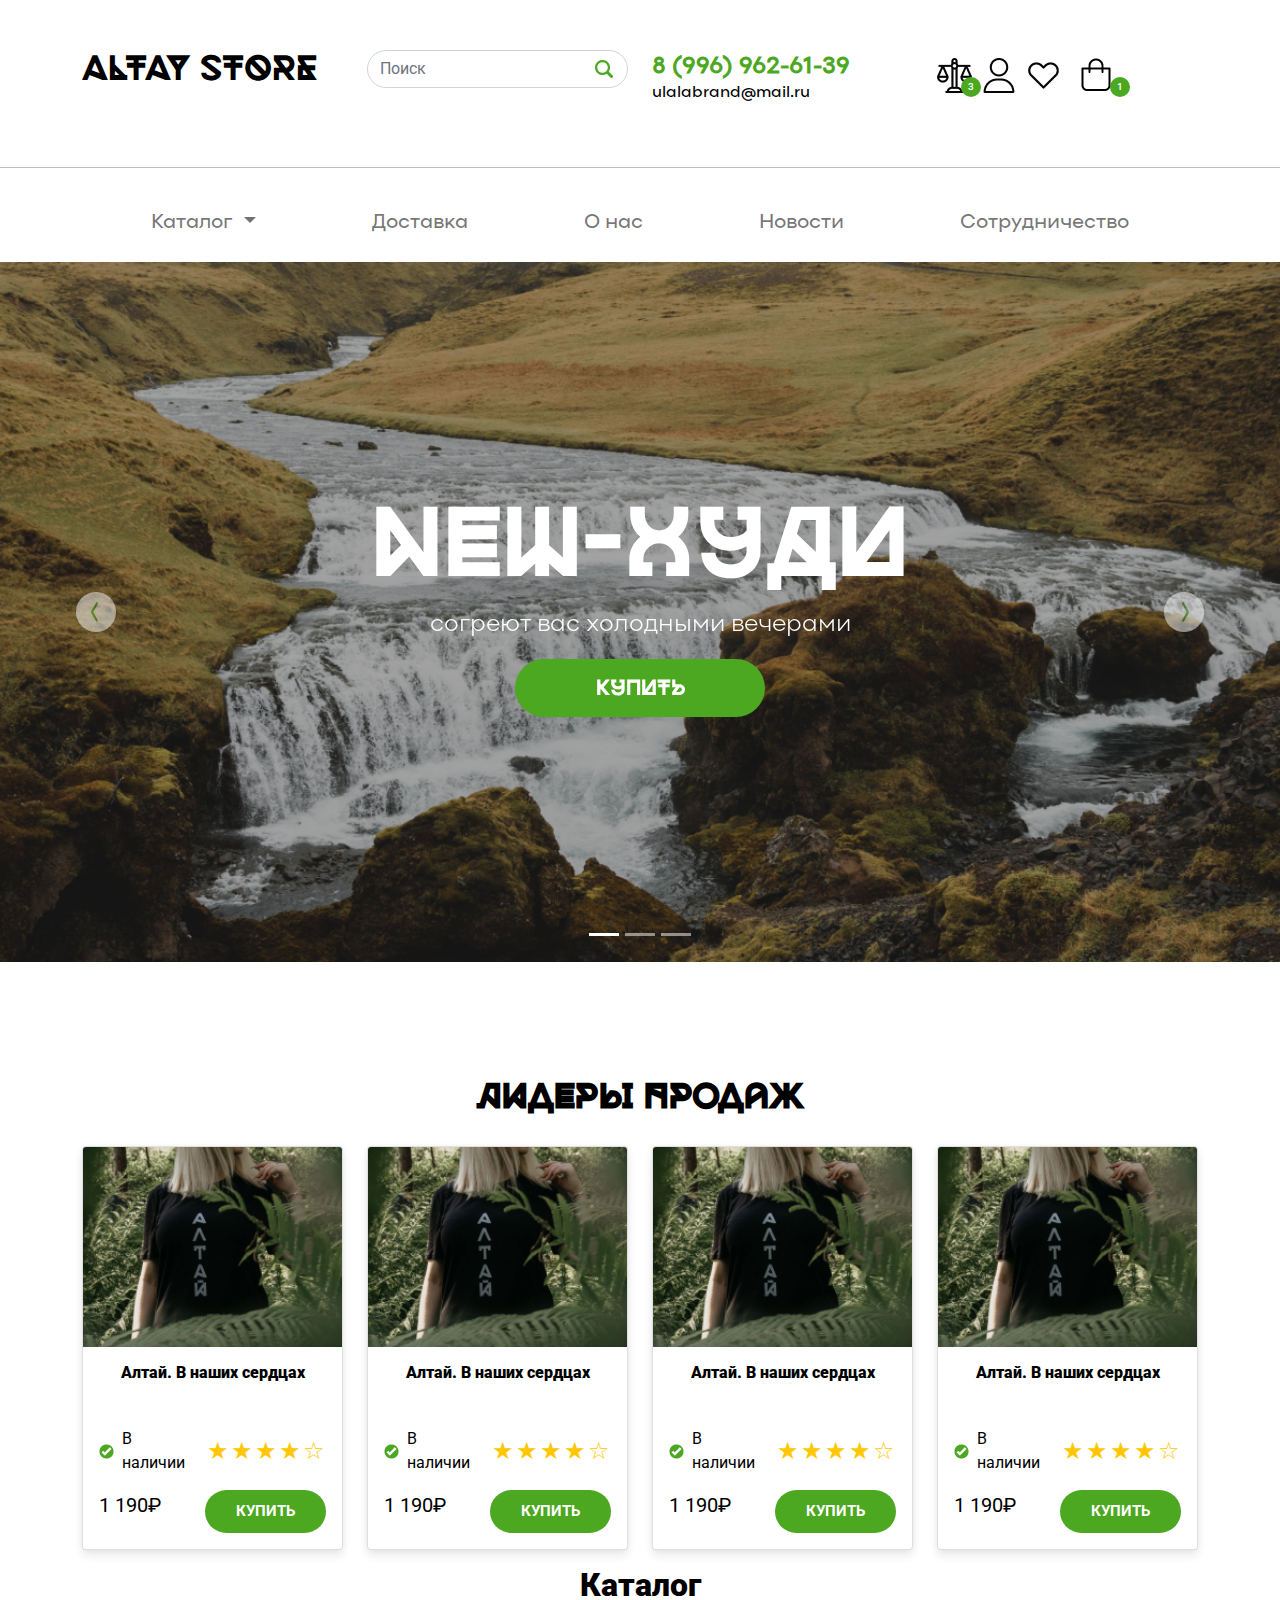
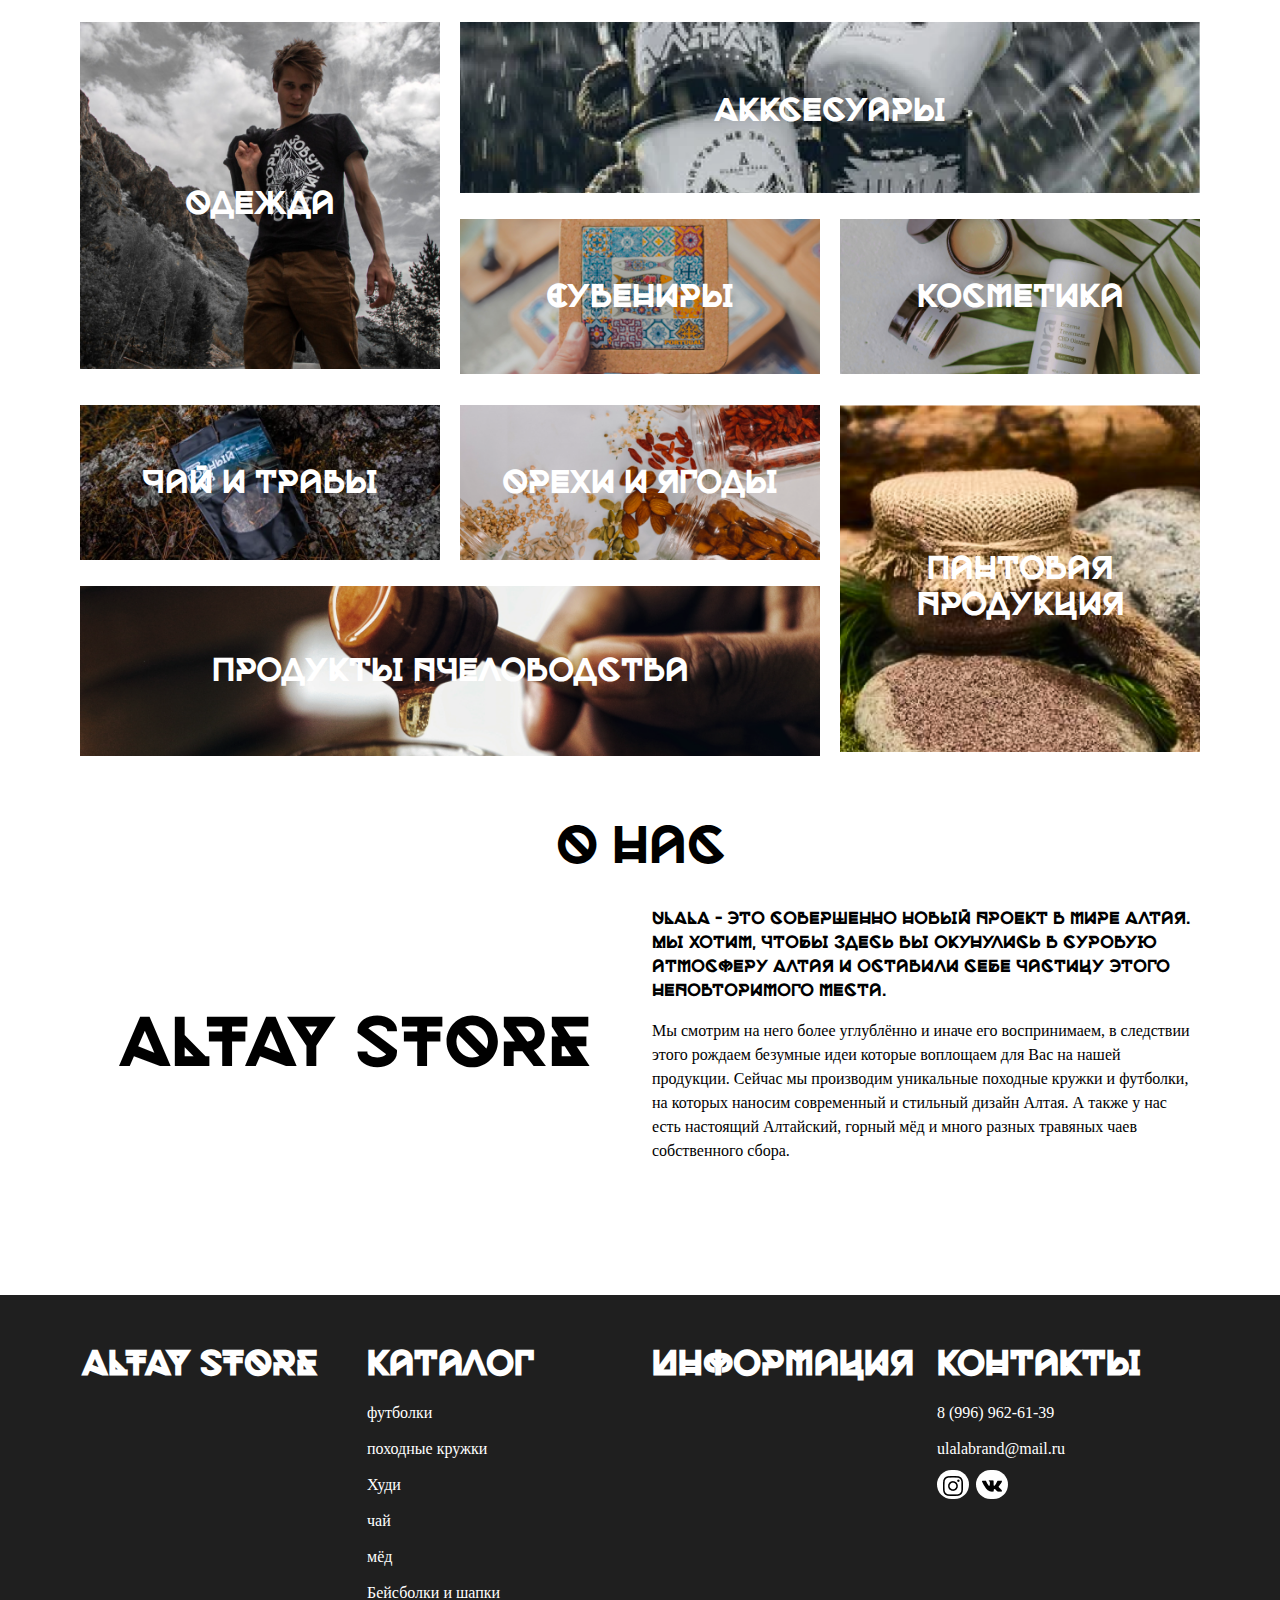
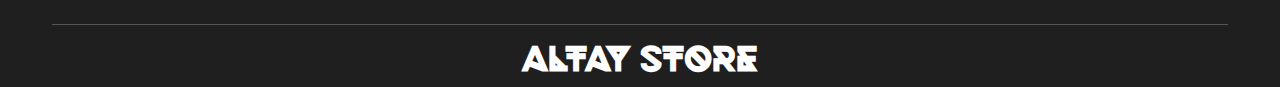
<file: index.html>
<!doctype html>
<html lang="en">

<head>
    <!-- Required meta tags -->
    <meta charset="utf-8">
    <meta name="viewport" content="width=device-width, initial-scale=1">
    <link rel="icon" href="">
    <title>ALTAY STORE</title>
    <link rel="preconnect" href="https://fonts.gstatic.com">
    <link href="https://fonts.googleapis.com/css2?family=Roboto:wght@300;400;500;700&display=swap" rel="stylesheet">
    <link rel="stylesheet" href="https://use.fontawesome.com/releases/v5.15.2/css/all.css" integrity="sha384-vSIIfh2YWi9wW0r9iZe7RJPrKwp6bG+s9QZMoITbCckVJqGCCRhc+ccxNcdpHuYu" crossorigin="anonymous">
    <link rel="stylesheet" href="bootstrap/css/bootstrap.min.css">
    <link rel="stylesheet" href="https://cdnjs.cloudflare.com/ajax/libs/font-awesome/4.7.0/css/font-awesome.min.css">
    <link rel="stylesheet" href="css/style.css">
    <link rel="stylesheet" href="css/fonts.css">
</head>

<body>
    <header>
        <div class="header-top">
            <div class="container">
                <div class="row">
                    <div class="col-md-3">
                        <a href="" style="text-decoration:none; color:#000"><h2>ALTAY STORE</h2></a>
                    </div>
                    <div class="col-md search" style="width: 100%;">
                        <form /search/> <div class="input-group">
                            <input type="text" class="form-control " placeholder="Поиск" aria-label="Поиск" name="s" style="border-radius: 50px;">
                            <input type="submit" value="">
                    </div>
                    </form>
                </div>
                <div class="col-md-3 contact-info">
                    <ul>
                        <li class="numb"><a href="tel:">8 (996) 962-61-39</a></li>
                        <li class="li_email"><a href="E-mail:ulalabrand@mail.ru">ulalabrand@mail.ru</a></li>
                    </ul>
                </div>
                <div class="col-md-3 text-end">
                    <ul class="user_list">
                        <li class="user-list-item">
                            <a href="" class="user-list-link comparison">
                                <img src="assets/img/icon/icon-justice.jpg" alt="">
                                <p class="comparison_num">3</p>
                            </a>
                        </li>
                        <li class="user-list-item">
                            <a href="" class="user-list-link" data-bs-toggle="modal" data-bs-target="#exampleModal">
                                <img src="assets/img/icon/icon-user.png" alt="">
                            </a>
                        </li>
                        <li class="user-list-item">
                            <a href="" class="user-list-link">
                                <img src="assets/img/icon/icon-favorite.png" alt="">
                            </a>
                        </li>
                        <li class="user-list-item">
                            <a href="" class="user-list-link basket">
                                <img src="assets/img/icon/icon-shopping.png" alt="">
                                <p class="basket__num">1</p>
                            </a>
                        </li>
                    </ul>
                    <div class="modal fade" id="exampleModal" tabindex="-1" aria-labelledby="exampleModalLabel" aria-hidden="true">
                        <div class="modal-dialog modal-dialog-centered">
                            <div class="modal-content user__modal">
                                <div class="modal-header">
                                    <button type="button" class="btn-close" data-bs-dismiss="modal" aria-label="Close"></button></div>
                                <div class="modal-body">
                                    <div class="container-fluid">
                                        <div class="row">
                                            <div class="col-md-12 text-center">
                                                <h2>Войти на сайт</h2>
                                                <p>Укажите логин и пароль</p>
                                            </div>
                                            <div class="col-md-12 text-center">
                                                <form>
                                                    <div class="mb-3">
                                                        <input type="email" class="form-control" id="exampleInputEmail1" aria-describedby="emailHelp" placeholder="Email">
                                                    </div>
                                                    <div class="mb-3">
                                                        <input type="password" class="form-control" id="exampleInputPassword1" placeholder="Пароль">
                                                        <p class="text-start py-2"><a href="">Забыли пароль?</a></p>
                                                    </div>
                                                    <button type="submit" class="btn btn-green">Войти на сайт</button>
                                                </form>
                                            </div>
                                        </div>
                                    </div>
                                </div>
                                <div class="col-md-12 text-center py-2 ">
                                    <p><a href="C:\Users\PC\Desktop\ALTAY STORE\registration.html" class="">Зарегистрироваться</a></p>
                                </div>
                                <div class="modal-footer"></div>
                            </div>
                        </div>
                    </div>
                </div>
            </div>
        </div>
        </div>
        <hr>
        <div class="header-bottom py-2">
            <nav class="navbar navbar-expand-lg navbar-light">
                <div class="container-fluid my-container-fluid">
                    <button class="navbar-toggler" type="button" data-bs-toggle="collapse" data-bs-target="#navbarSupportedContent" aria-controls="navbarSupportedContent" aria-expanded="false" aria-label="Toggle navigation">
                        <span class="navbar-toggler-icon"></span>
                    </button>
                    <div class="collapse navbar-collapse justify-content-center" id="navbarSupportedContent">
                        <ul class="navbar-nav">
                            <li class="nav-item dropdown">
                                <a class="nav-link dropdown-toggle" href="vk.com" id="navbarDropdown" role="button" data-bs-toggle="dropdown" aria-expanded="false">
                                    Каталог
                                </a>
                                <ul class="dropdown-menu" aria-labelledby="navbarDropdown">
                                    <li><a class="dropdown-item" href="#">Одежда</a></li>
                                    <li><a class="dropdown-item" href="#">Акксесуары</a></li>
                                    <li><a class="dropdown-item" href="#">Сувениры</a></li>
                                    <li><a class="dropdown-item" href="#">Чай И травы</a></li>
                                    <li><a class="dropdown-item" href="#">Бейсболки и шапки</a></li>
                                    <li><a class="dropdown-item" href="#">Орехи и ягоды</a></li>
                                    <li><a class="dropdown-item" href="#">Пантовая продукция</a></li>
                                    <li><a class="dropdown-item" href="#">Продукция пчеловодства</a></li>
                                </ul>
                            </li>
                            <li class="nav-item">
                                <a class="nav-link" href="#">Доставка</a>
                            </li>
                            <li class="nav-item">
                                <a class="nav-link" href="#">О нас</a>
                            </li>
                            <li class="nav-item">
                                <a class="nav-link" href="#">Новости</a>
                            </li>
                            <li class="nav-item">
                                <a class="nav-link" href="#">Сотрудничество</a>
                            </li>
                        </ul>
                    </div>
                </div>
            </nav>
        </div>
    </header><!-- header-top -->
    <div class=" my-carousel">
        <div id="carouselExampleIndicators" class="carousel slide" data-bs-ride="carousel">
            <div class="carousel-indicators">
                <button type="button" data-bs-target="#carouselExampleIndicators" data-bs-slide-to="0" class="active" aria-current="true" aria-label="Slide 1"></button>
                <button type="button" data-bs-target="#carouselExampleIndicators" data-bs-slide-to="1" aria-label="Slide 2"></button>
                <button type="button" data-bs-target="#carouselExampleIndicators" data-bs-slide-to="2" aria-label="Slide 3"></button>
            </div>
            <div class="carousel-inner">
                <div class="carousel-item active">
                    <div class="content ">
                        <h2 class="text-center">New-ХУДИ</h2>
                        <p class="text-center">согреют вас холодными вечерами</p>
                        <p class="text-center"><a href="#" class="btn btn-buy">КУПИТЬ</a></p>
                    </div>
                    <div class="overlay"></div>
                    <img src="assets/img/carusel.png" class="d-block w-100" alt="...">
                </div>
                <div class="carousel-item">
                    <div class="content ">
                        <h2 class="text-center">New-ХУДИ</h2>
                        <p class="text-center">согреют вас холодными вечерами</p>
                        <p class="text-center"><a href="#" class="btn btn-buy">КУПИТЬ</a></p>
                    </div>
                    <div class="overlay"></div>
                    <img src="assets/img/carusel.png" class="d-block w-100" alt="...">
                </div>
                <div class="carousel-item">
                    <div class="content ">
                        <h2 class="text-center">New-ХУДИ</h2>
                        <p class="text-center">согреют вас холодными вечерами</p>
                        <p class="text-center"><a href="#" class="btn btn-buy">КУПИТЬ</a></p>
                    </div>
                    <div class="overlay"></div>
                    <img src="assets/img/carusel.png" class="d-block w-100" alt="...">
                </div>
            </div>
            <button class="carousel-control-prev" type="button" data-bs-target="#carouselExampleIndicators" data-bs-slide="prev">
                <img src="assets/img/icon/next-left.png" alt="">
                <span class="visually-hidden">Previous</span>
            </button>
            <button class="carousel-control-next" type="button" data-bs-target="#carouselExampleIndicators" data-bs-slide="next">
                <img src="assets/img/icon/next-rigt.png" alt="">
                <span class="visually-hidden">Next</span>
            </button>
        </div>
    </div>
    <div class="featured-products">
        <div class="container py-3">
            <div class="row">
                <div class="col-md-12">
                    <h2 class="text-center">Лидеры продаж</h2>
                </div>
            </div>
            <div class="row">
               <div class="col-sm-6 col-md-4 col-lg-3">
    <div class="card" style="">
        <img src="assets/img/product.png" class="card-img-top" alt="...">
        <div class="card-body">
            <h5 class="card-title text-center">Алтай. В наших сердцах</h5>
            <div class="block">
                <img src="assets\img\icon\check-mark.png" alt="">
                <span class="block-text">В наличии</span>
                <ul class="rating ">
                    <li class="rating-item" data-rate="1"></li>
                    <li class="rating-item " data-rate="2"></li>
                    <li class="rating-item " data-rate="3"></li>
                    <li class="rating-item active" data-rate="4"></li>
                    <li class="rating-item" data-rate="5"></li>
                </ul>
            </div>
            <div class="buy">
                <span>1 190₽</span>
                <a href="#" class="btn btn-green1">КУПИТЬ</a></div>
        </div>
    </div>
</div>
<div class="col-sm-6 col-md-4 col-lg-3">
    <div class="card" style="">
        <img src="assets/img/product.png" class="card-img-top" alt="...">
        <div class="card-body">
            <h5 class="card-title text-center">Алтай. В наших сердцах</h5>
            <div class="block">
                <img src="assets\img\icon\check-mark.png" alt="">
                <span class="block-text">В наличии</span>
                <ul class="rating ">
                    <li class="rating-item" data-rate="1"></li>
                    <li class="rating-item " data-rate="2"></li>
                    <li class="rating-item " data-rate="3"></li>
                    <li class="rating-item active" data-rate="4"></li>
                    <li class="rating-item" data-rate="5"></li>
                </ul>
            </div>
            <div class="buy">
                <span>1 190₽</span>
                <a href="#" class="btn btn-green1" >КУПИТЬ</a></div>
        </div>
    </div>
</div>
<div class="col-sm-6 col-md-4 col-lg-3">
    <div class="card" style="">
        <img src="assets/img/product.png" class="card-img-top" alt="...">
        <div class="card-body">
            <h5 class="card-title text-center">Алтай. В наших сердцах</h5>
            <div class="block">
                <img src="assets\img\icon\check-mark.png" alt="">
                <span class="block-text">В наличии</span>
                <ul class="rating ">
                    <li class="rating-item" data-rate="1"></li>
                    <li class="rating-item " data-rate="2"></li>
                    <li class="rating-item " data-rate="3"></li>
                    <li class="rating-item active" data-rate="4"></li>
                    <li class="rating-item" data-rate="5"></li>
                </ul>
            </div>
            <div class="buy">
                <span>1 190₽</span>
                <a href="#" class="btn btn-green1" >КУПИТЬ</a></div>
        </div>
    </div>
</div>
<div class="col-sm-6 col-md-4 col-lg-3">
    <div class="card" style="">
        <img src="assets/img/product.png" class="card-img-top" alt="...">
        <div class="card-body">
            <h5 class="card-title text-center">Алтай. В наших сердцах</h5>
            <div class="block">
                <img src="assets\img\icon\check-mark.png" alt="">
                <span class="block-text">В наличии</span>
                <ul class="rating ">
                    <li class="rating-item" data-rate="1"></li>
                    <li class="rating-item " data-rate="2"></li>
                    <li class="rating-item " data-rate="3"></li>
                    <li class="rating-item active" data-rate="4"></li>
                    <li class="rating-item" data-rate="5"></li>
                </ul>
            </div>
            <div class="buy">
                <span>1 190₽</span>
                <a href="#" class="btn btn-green1" >КУПИТЬ</a></div>
        </div>
    </div>
</div>

                </div>
            </div>
        </div>
    </div>
    <div class="product-catalog" style="border-radius: 50px">
        <div class="container">
            <div class="row">
                <div class="col-md-12">
                    <h2 class="text-center" >Каталог</h2>
                </div>
            </div>
            <div class="row">
                <div class="col-sm-4 col-md-4 col-lg-4  new-clas">
                    <div class="pb-3">
                        <a href="">
                            <h2>Одежда</h2>
                        <img src="assets/img/ulala.png" alt="">
                    </a>
                    </div>
                </div>
                <div class="col-sm-8 col-md-8 col-lg-8">
                    <div class="row">
                        <div class="pb-3 new-clas">
                            <a href="">
                           <h2>Акксесуары</h2>
                            <img src="assets/img/accsu.png" alt="">
                        </a>
                        </div>
                        <div class="col-sm-6 col-md-6 col-lg-6 new-clas">
                            <a href="">
                            <h2>Сувениры</h2>
                            <img src="assets/img/gints.png" alt="">
                            </a>
                        </div>
                        <div class="col-sm-6 col-md-6 col-lg-6 new-clas">
                            <a href="">
                                <h2>Косметика</h2>
                            <img src="assets/img/nora.png" alt=""></a>
                        </div>
                    </div>
                </div>
            </div> 
            <div class="row">
                
                <div class="col-sm-8 col-md-8 col-lg-8">
                    <div class="row">
                       
                        <div class="col-sm-6 col-md-6 col-lg-6 new-clas">
                            <a href="">
                            <h2>Чай и травы</h2>
                            <img src="assets/img/ulala5.png" alt="">
                            </a>
                        </div>
                        <div class="col-sm-6 col-md-6 col-lg-6 new-clas">
                            <a href="">
                                <h2>Орехи и ягоды</h2>
                            <img src="assets/img/maddi.png" alt=""></a>
                        </div>
                         <div class="py-3 new-clas">
                            <a href="">
                           <h2>Продукты пчеловодства</h2>
                            <img src="assets/img/arwin.png" alt="">
                        </a>
                        </div>
                    </div>

                </div>
                <div class="col-sm-4 col-md-4 col-lg-4  new-clas">
                    <div class="pb-3">
                        <a href="">
                            <h2>Пантовая продукция</h2>
                        <img src="assets/img/ulala6.png" alt="">
                    </a>
                    </div>
                </div>
            </div>
             
        </div>
    </div>
    <div class="About">
        <div class="container py-3">
            <h2 class="text-center py-4">О нас</h2>
            <div class="row">
                <div class="col-md-6">
                    <h3 class="text-center">ALTAY STORE</h3>
                </div>
                <div class="col-md-6">
                    <p class="info-l">
                        ULALA - это совершенно новый проект в мире Алтая.
                        Мы хотим, чтобы здесь вы окунулись в суровую атмосферу Алтая и оставили себе частицу этого неповторимого места.
                    </p>
                       <p class="info-r"> Мы смотрим на него более углублённо и иначе его воспринимаем, в следствии этого рождаем безумные идеи которые воплощаем для Вас на нашей продукции. Сейчас мы производим уникальные походные кружки и футболки, на которых наносим современный и стильный дизайн Алтая. А также у нас есть настоящий Алтайский, горный мёд и много разных травяных чаев собственного сбора.</p>
                    
                </div>
            </div>
        </div>
    </div>
    <footer class="footer">
       <div class="container">
            <div class="row">
            <div class="col-md-3">
                <h2>ALTAY STORE</h2>
            </div>
            <div class="col-md-3">
                <h2>Каталог</h2>
                 <ul>
                    <li><a href="">футболки</a></li>
                    <li><a href="">походные кружки</a></li>
                    <li><a href="">Худи</a></li>
                    <li><a href="">чай</a></li>
                    <li><a href="">мёд</a></li>
                    <li><a href="">Бейсболки и шапки</a></li>
                </ul>
            </div>
            <div class="col-md-3">
                <h2>Информация</h2>
            </div>
            <div class="col-md-3">
                <h2>Контакты</h2>
               <ul>
                    <li class=""><a href="tel:">8 (996) 962-61-39</a></li>
                    <li class=""><a href="E-mail:ulalabrand@mail.ru">ulalabrand@mail.ru</a></li>
                    <li class="btn__footer">
                        <a href=""><img src="assets/img/icon/inst.png" alt=""></a>
                        <a href="https://vk.com/ulala_brand" target="_blank"><img src="assets/img/icon/vkontacte.png" alt=""></a>
                    </li>
                </ul>
            </div>

        </div>
       
       </div>
       <div class="container-fluid">
           <div class="row">
               <div class="col-md-12">
                <hr>
                <h2 class="text-center">ALTAY STORE</h2>
            </div>
           </div>
       </div>
    </footer>

    <script src="bootstrap/js/bootstrap.bundle.js"></script>
    <script src="https://code.jquery.com/jquery-3.5.1.min.js" integrity="sha256-9/aliU8dGd2tb6OSsuzixeV4y/faTqgFtohetphbbj0=" crossorigin="anonymous"></script>
    <script src="js/main.js"></script>
</body>

</html>
</file>
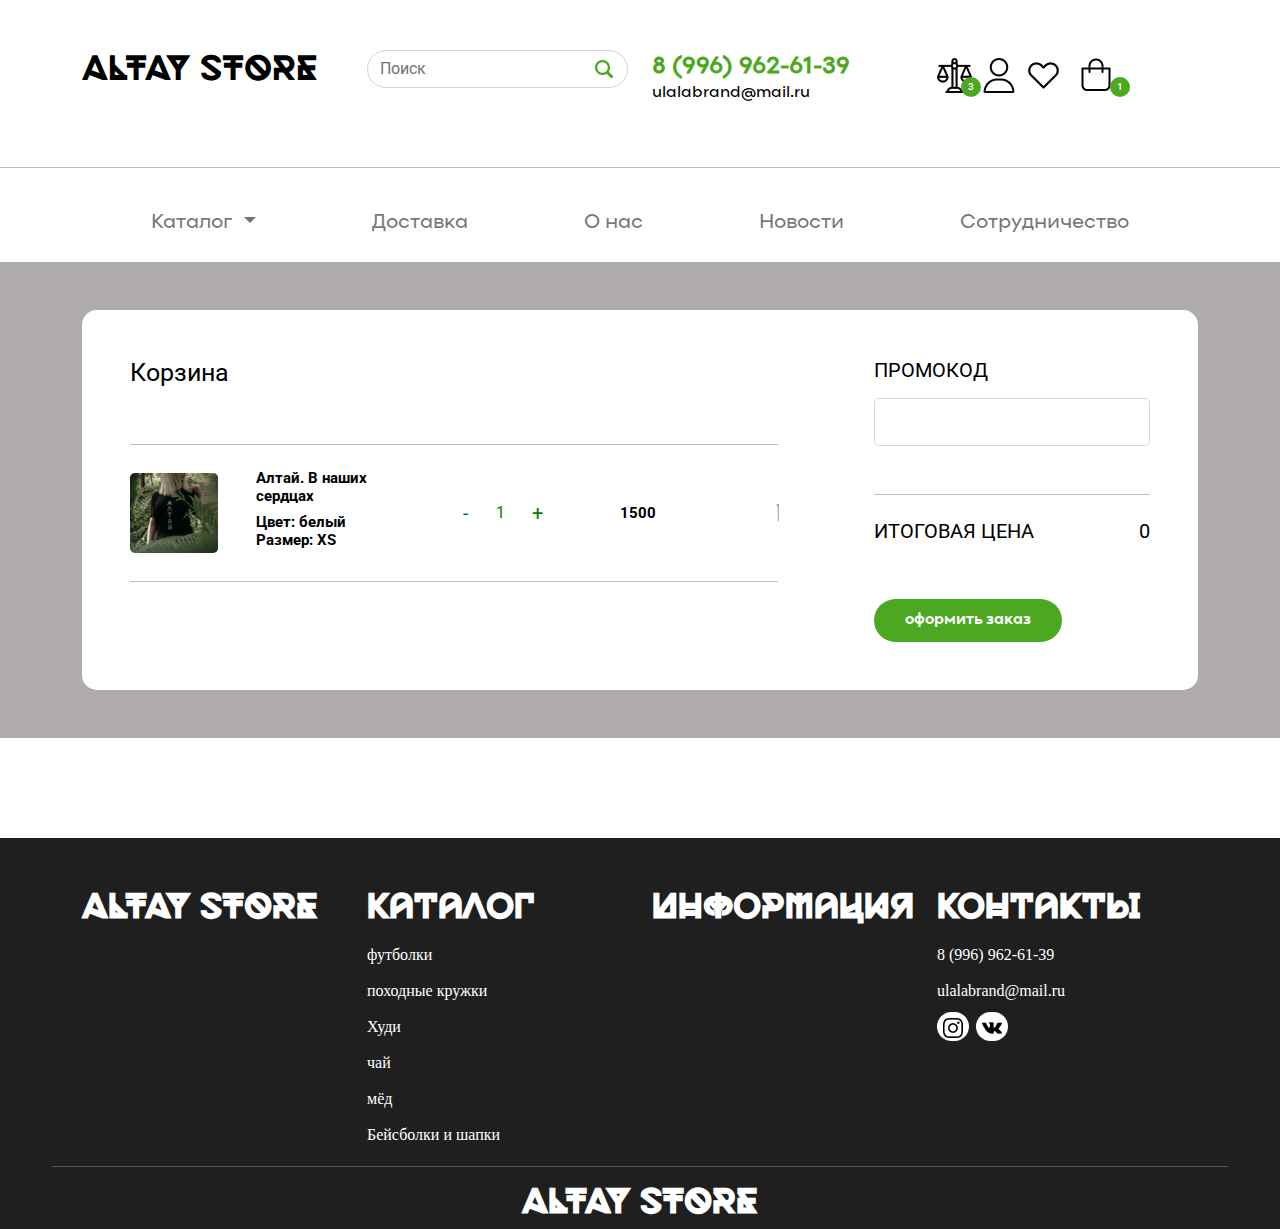
<file: basket.html>
<!doctype html>
<html lang="en">

<head>
    <!-- Required meta tags -->
    <meta charset="utf-8">
    <meta name="viewport" content="width=device-width, initial-scale=1">
    <link rel="icon" href="">
    <title>ALTAY STORE</title>
    <link rel="preconnect" href="https://fonts.gstatic.com">
    <link href="https://fonts.googleapis.com/css2?family=Roboto:wght@300;400;500;700&display=swap" rel="stylesheet">
    <link rel="stylesheet" href="https://use.fontawesome.com/releases/v5.15.2/css/all.css" integrity="sha384-vSIIfh2YWi9wW0r9iZe7RJPrKwp6bG+s9QZMoITbCckVJqGCCRhc+ccxNcdpHuYu" crossorigin="anonymous">
    <link rel="stylesheet" href="bootstrap/css/bootstrap.min.css">
    <link rel="stylesheet" href="https://cdnjs.cloudflare.com/ajax/libs/font-awesome/4.7.0/css/font-awesome.min.css">
    <link rel="stylesheet" href="css/style.css">
    <link rel="stylesheet" href="css/fonts.css">

</head>

<body>
    <header>
        <div class="header-top">
            <div class="container">
                <div class="row">
                    <div class="col-md-3">
                        <h2>ALTAY STORE</h2>
                    </div>
                    <div class="col-md search" style="width: 100%;">
                        <form /search/> <div class="input-group">
                            <input type="text" class="form-control " placeholder="Поиск" aria-label="Поиск" name="s" style="border-radius: 50px;">
                            <input type="submit" value="">
                    </div>
                    </form>
                </div>
                <div class="col-md-3 contact-info">
                    <ul>
                        <li class="numb"><a href="tel:">8 (996) 962-61-39</a></li>
                        <li class="li_email"><a href="E-mail:ulalabrand@mail.ru">ulalabrand@mail.ru</a></li>
                    </ul>
                </div>
                <div class="col-md-3 text-end">
                    <ul class="user_list">
                        <li class="user-list-item">
                            <a href="" class="user-list-link comparison">
                                <img src="assets/img/icon/icon-justice.jpg" alt="">
                                <p class="comparison_num">3</p>
                            </a>
                        </li>
                        <li class="user-list-item">
                            <a href="" class="user-list-link" data-bs-toggle="modal" data-bs-target="#exampleModal">
                                <img src="assets/img/icon/icon-user.png" alt="">
                            </a>
                        </li>
                        <li class="user-list-item">
                            <a href="" class="user-list-link">
                                <img src="assets/img/icon/icon-favorite.png" alt="">
                            </a>
                        </li>
                        <li class="user-list-item">
                            <a href="" class="user-list-link basket">
                                <img src="assets/img/icon/icon-shopping.png" alt="">
                                <p class="basket__num">1</p>
                            </a>
                            
                        </li>
                    </ul>
                    <div class="modal fade" id="exampleModal" tabindex="-1" aria-labelledby="exampleModalLabel" aria-hidden="true">
                        <div class="modal-dialog modal-dialog-centered">
                            <div class="modal-content user__modal">
                                <div class="modal-header">
                                    <button type="button" class="btn-close" data-bs-dismiss="modal" aria-label="Close"></button></div>
                                <div class="modal-body">
                                    <div class="container-fluid">
                                        <div class="row">
                                            <div class="col-md-12 text-center">
                                                <h2>Войти на сайт</h2>
                                                <p>Укажите логин и пароль</p>
                                            </div>
                                            <div class="col-md-12 text-center">
                                                <form>
                                                    <div class="mb-3">
                                                        <input type="email" class="form-control" id="exampleInputEmail1" aria-describedby="emailHelp" placeholder="Email">
                                                    </div>
                                                    <div class="mb-3">
                                                        <input type="password" class="form-control" id="exampleInputPassword1" placeholder="Пароль">
                                                        <p class="text-start py-2"><a href="">Забыли пароль?</a></p>
                                                    </div>
                                                    <button type="submit" class="btn btn-green">Войти на сайт</button>
                                                </form>
                                            </div>
                                        </div>
                                    </div>
                                </div>
                                <div class="col-md-12 text-center py-2 ">
                                    <p><a href="" class="">Зарегистрироваться</a></p>
                                </div>
                                <div class="modal-footer"></div>
                            </div>
                        </div>
                    </div>
                </div>
            </div>
        </div>
        </div>
        <hr>
        <div class="header-bottom py-2">
            <nav class="navbar navbar-expand-lg navbar-light">
                <div class="container-fluid my-container-fluid">
                    <button class="navbar-toggler" type="button" data-bs-toggle="collapse" data-bs-target="#navbarSupportedContent" aria-controls="navbarSupportedContent" aria-expanded="false" aria-label="Toggle navigation">
                        <span class="navbar-toggler-icon"></span>
                    </button>
                    <div class="collapse navbar-collapse justify-content-center" id="navbarSupportedContent">
                        <ul class="navbar-nav">
                            <li class="nav-item dropdown">
                                <a class="nav-link dropdown-toggle" href="#" id="navbarDropdown" role="button" data-bs-toggle="dropdown" aria-expanded="false">
                                    Каталог
                                </a>
                                <ul class="dropdown-menu" aria-labelledby="navbarDropdown">
                                    <li><a class="dropdown-item" href="#">Одежда</a></li>
                                    <li><a class="dropdown-item" href="#">Акксесуары</a></li>
                                    <li><a class="dropdown-item" href="#">Сувениры</a></li>
                                    <li><a class="dropdown-item" href="#">Чай И травы</a></li>
                                    <li><a class="dropdown-item" href="#">Бейсболки и шапки</a></li>
                                    <li><a class="dropdown-item" href="#">Орехи и ягоды</a></li>
                                    <li><a class="dropdown-item" href="#">Пантовая продукция</a></li>
                                    <li><a class="dropdown-item" href="#">Продукция пчеловодства</a></li>
                                </ul>
                            </li>
                            <li class="nav-item">
                                <a class="nav-link" href="#">Доставка</a>
                            </li>
                            <li class="nav-item">
                                <a class="nav-link" href="#">О нас</a>
                            </li>
                            <li class="nav-item">
                                <a class="nav-link" href="#">Новости</a>
                            </li>
                            <li class="nav-item">
                                <a class="nav-link" href="#">Сотрудничество</a>
                            </li>
                        </ul>
                    </div>
                </div>
            </nav>
        </div>
    </header><!-- header-top -->
    <section class="h-100" style="background-color: #afabab;">
  <div class="container py-5 h-100">
    <div class="row d-flex justify-content-center align-items-center h-100">
      <div class="col-12">
        <div class="basket__card" style="border-radius: 15px;">
          <div class="card-body p-0">
            <div class="row g-0">
              <div class="col-lg-8">
                <div class="p-5">
                  <div class="d-flex justify-content-start align-items-center cart-box mb-5">
                    <h1 class="text-center">Корзина</h1>
                  </div>
                  <hr class="my-4">
                  <div class="row mb-4 product d-flex justify-content-between align-items-center" data-id="1">
                    <div class="col-md-2 col-lg-2 col-xl-2">
                      <img
                        src="assets/img/product.png"
                        class="img-fluid rounded-3" alt="Cotton T-shirt">
                    </div>
                    <div class="col-md-3 col-lg-3 col-xl-3 ">
                      <h6 class="">Алтай. В наших сердцах</h6>
                      <h6 class="">Цвет: белый Размер: XS</h6>
                    </div>
                    <div class="col-md-3 col-lg-3 col-xl-2 d-flex">
                        <button id="decrement" data-action="minus"> - </button>
                        <input type="number" min="1" max="100" step="1" id="basket" value="1">
                        <button id="increment" data-action="plus"> + </button>
                     <!-- <button class="btn btn-link px-2">
                        <i class="fas fa-minus"  data-action="minus"></i>
                      </button>

                      <input id="form1" min="0" name="quantity" value="1" type="number"
                        class="form-control form-control-sm" />

                      <button class="btn btn-link px-2">
                        <i class="fas fa-plus"  data-action="plus"></i>
                      </button>-->
                    </div>
                    <div class="col-md-3 col-lg-2 col-xl-2 offset-lg-1">
                      <h6 class="mb-0 price__currency">1500</h6>
                    </div>
                    <div class="col-md-1 col-lg-1 col-xl-1 text-end">

                      <a href="#!" class="text-muted"><i class="fas fa-times cart-remove"></i></a>
                    </div>
                  </div>

                  <hr class="my-4">


                 
                </div>
              </div>
              <div class="col-lg-4 bg-grey">
                <div class="p-5">



                 <!-- <div class="d-flex justify-content-between mb-4">
                    <h5 class="text-uppercase">Товар 3</h5>
                    <h5>&#8381; 132.00</h5>
                  </div>-->
                  <h5 class="text-uppercase mb-3">промокод</h5>

                  <div class="mb-5">
                    <div class="form-outline">
                      <input type="text" id="form3Examplea2" class="form-control form-control-lg" />
                    </div>
                  </div>

                  <hr class="my-4">

                  <div class="d-flex justify-content-between mb-5">
                    <h5 class="text-uppercase">Итоговая цена</h5>
                    <h5 class="total-price">0</h5>
                  </div>

                  <button type="button" class="btn btn-green">оформить заказ</button>

                </div>
              </div>
            </div>
          </div>
        </div>
      </div>
    </div>
  </div>
</section>
    <footer class="footer">
       <div class="container">
            <div class="row">
            <div class="col-md-3">
                <h2>ALTAY STORE</h2>
            </div>
            <div class="col-md-3">
                <h2>Каталог</h2>
                 <ul>
                    <li><a href="">футболки</a></li>
                    <li><a href="">походные кружки</a></li>
                    <li><a href="">Худи</a></li>
                    <li><a href="">чай</a></li>
                    <li><a href="">мёд</a></li>
                    <li><a href="">Бейсболки и шапки</a></li>
                </ul>
            </div>
            <div class="col-md-3">
                <h2>Информация</h2>
            </div>
            <div class="col-md-3">
                <h2>Контакты</h2>
               <ul>
                    <li class=""><a href="tel:">8 (996) 962-61-39</a></li>
                    <li class=""><a href="E-mail:ulalabrand@mail.ru">ulalabrand@mail.ru</a></li>
                    <li class="btn__footer">
                        <a href=""><img src="assets/img/icon/inst.png" alt=""></a>
                        <a href="https://vk.com/ulala_brand" target="_blank"><img src="assets/img/icon/vkontacte.png" alt=""></a>
                    </li>
                </ul>
            </div>

        </div>
       
       </div>
       <div class="container-fluid">
           <div class="row">
               <div class="col-md-12">
                <hr>
                <h2 class="text-center">ALTAY STORE</h2>
            </div>
           </div>
       </div>
    </footer>
    <!--<script src="https://code.jquery.com/jquery-3.5.1.min.js" integrity="sha256-9/aliU8dGd2tb6OSsuzixeV4y/faTqgFtohetphbbj0=" crossorigin="anonymous"></script>-->
    <script src="bootstrap/js/bootstrap.bundle.js"></script>
    <script src="js/calcCartPrice.js"></script>
    <script src="js/toggleCartStatus.js"></script>
    <script src="js/counter-02.js"></script>
    <script src="js/cart02.js"></script>
   <!-- <script src="js/main.js"></script>-->
</body>

</html>
</file>
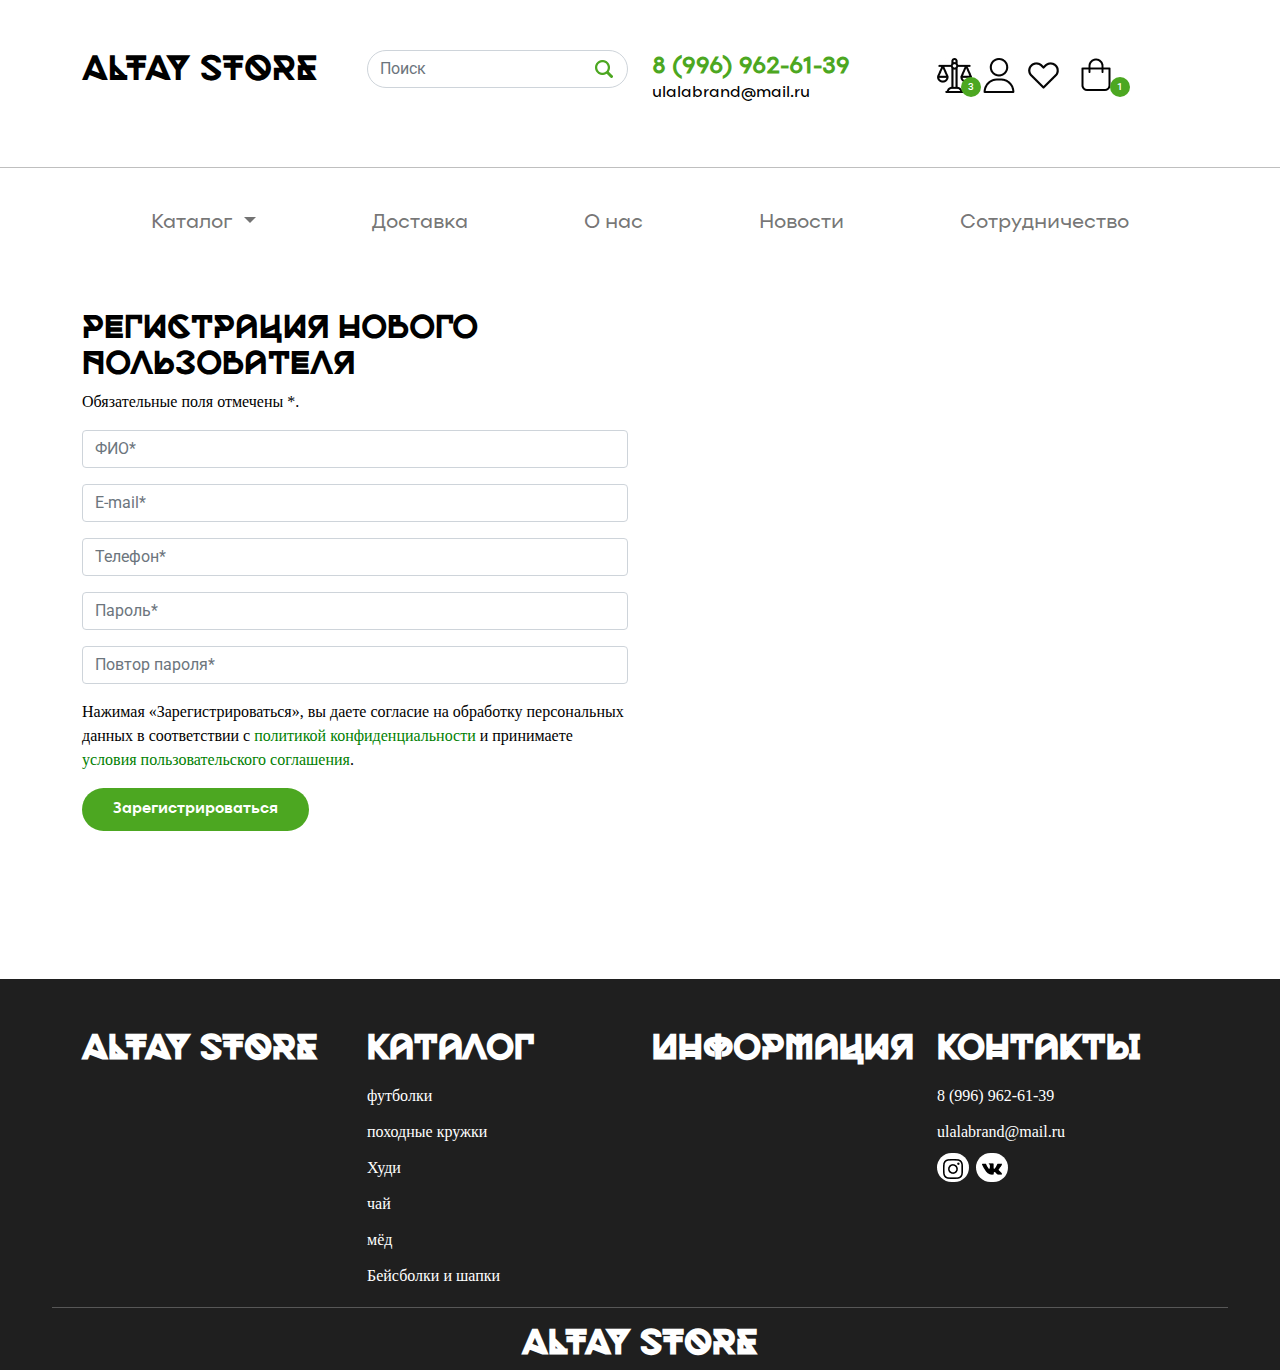
<file: registration.html>
<!doctype html>
<html lang="en">

<head>
    <!-- Required meta tags -->
    <meta charset="utf-8">
    <meta name="viewport" content="width=device-width, initial-scale=1">
    <link rel="icon" href="">
    <title>ALTAY STORE</title>
    <link rel="preconnect" href="https://fonts.gstatic.com">
    <link href="https://fonts.googleapis.com/css2?family=Roboto:wght@300;400;500;700&display=swap" rel="stylesheet">
    <link rel="stylesheet" href="https://use.fontawesome.com/releases/v5.15.2/css/all.css" integrity="sha384-vSIIfh2YWi9wW0r9iZe7RJPrKwp6bG+s9QZMoITbCckVJqGCCRhc+ccxNcdpHuYu" crossorigin="anonymous">
    <link rel="stylesheet" href="bootstrap/css/bootstrap.min.css">
    <link rel="stylesheet" href="https://cdnjs.cloudflare.com/ajax/libs/font-awesome/4.7.0/css/font-awesome.min.css">
    <link rel="stylesheet" href="css/style.css">
    <link rel="stylesheet" href="css/fonts.css">

</head>

<body>
    <header>
        <div class="header-top">
            <div class="container">
                <div class="row">
                    <div class="col-md-3">
                        <h2>ALTAY STORE</h2>
                    </div>
                    <div class="col-md search" style="width: 100%;">
                        <form /search/> <div class="input-group">
                            <input type="text" class="form-control " placeholder="Поиск" aria-label="Поиск" name="s" style="border-radius: 50px;">
                            <input type="submit" value="">
                    </div>
                    </form>
                </div>
                <div class="col-md-3 contact-info">
                    <ul>
                        <li class="numb"><a href="tel:">8 (996) 962-61-39</a></li>
                        <li class="li_email"><a href="E-mail:ulalabrand@mail.ru">ulalabrand@mail.ru</a></li>
                    </ul>
                </div>
                <div class="col-md-3 text-end">
                    <ul class="user_list">
                        <li class="user-list-item">
                            <a href="" class="user-list-link comparison">
                                <img src="assets/img/icon/icon-justice.jpg" alt="">
                                <p class="comparison_num">3</p>
                            </a>
                        </li>
                        <li class="user-list-item">
                            <a href="" class="user-list-link" data-bs-toggle="modal" data-bs-target="#exampleModal">
                                <img src="assets/img/icon/icon-user.png" alt="">
                            </a>
                        </li>
                        <li class="user-list-item">
                            <a href="" class="user-list-link">
                                <img src="assets/img/icon/icon-favorite.png" alt="">
                            </a>
                        </li>
                        <li class="user-list-item">
                            <a href="" class="user-list-link basket">
                                <img src="assets/img/icon/icon-shopping.png" alt="">
                                <p class="basket__num">1</p>
                            </a>
                            
                        </li>
                    </ul>
                    <div class="modal fade" id="exampleModal" tabindex="-1" aria-labelledby="exampleModalLabel" aria-hidden="true">
                        <div class="modal-dialog modal-dialog-centered">
                            <div class="modal-content user__modal">
                                <div class="modal-header">
                                    <button type="button" class="btn-close" data-bs-dismiss="modal" aria-label="Close"></button></div>
                                <div class="modal-body">
                                    <div class="container-fluid">
                                        <div class="row">
                                            <div class="col-md-12 text-center">
                                                <h2>Войти на сайт</h2>
                                                <p>Укажите логин и пароль</p>
                                            </div>
                                            <div class="col-md-12 text-center">
                                                <form>
                                                    <div class="mb-3">
                                                        <input type="email" class="form-control" id="exampleInputEmail1" aria-describedby="emailHelp" placeholder="Email">
                                                    </div>
                                                    <div class="mb-3">
                                                        <input type="password" class="form-control" id="exampleInputPassword1" placeholder="Пароль">
                                                        <p class="text-start py-2"><a href="">Забыли пароль?</a></p>
                                                    </div>
                                                    <button type="submit" class="btn btn-green">Войти на сайт</button>
                                                </form>
                                            </div>
                                        </div>
                                    </div>
                                </div>
                                <div class="col-md-12 text-center py-2 ">
                                    <p><a href="" class="">Зарегистрироваться</a></p>
                                </div>
                                <div class="modal-footer"></div>
                            </div>
                        </div>
                    </div>
                </div>
            </div>
        </div>
        </div>
        <hr>
        <div class="header-bottom py-2">
            <nav class="navbar navbar-expand-lg navbar-light">
                <div class="container-fluid my-container-fluid">
                    <button class="navbar-toggler" type="button" data-bs-toggle="collapse" data-bs-target="#navbarSupportedContent" aria-controls="navbarSupportedContent" aria-expanded="false" aria-label="Toggle navigation">
                        <span class="navbar-toggler-icon"></span>
                    </button>
                    <div class="collapse navbar-collapse justify-content-center" id="navbarSupportedContent">
                        <ul class="navbar-nav">
                            <li class="nav-item dropdown">
                                <a class="nav-link dropdown-toggle" href="#" id="navbarDropdown" role="button" data-bs-toggle="dropdown" aria-expanded="false">
                                    Каталог
                                </a>
                                <ul class="dropdown-menu" aria-labelledby="navbarDropdown">
                                    <li><a class="dropdown-item" href="#">Одежда</a></li>
                                    <li><a class="dropdown-item" href="#">Акксесуары</a></li>
                                    <li><a class="dropdown-item" href="#">Сувениры</a></li>
                                    <li><a class="dropdown-item" href="#">Чай И травы</a></li>
                                    <li><a class="dropdown-item" href="#">Бейсболки и шапки</a></li>
                                    <li><a class="dropdown-item" href="#">Орехи и ягоды</a></li>
                                    <li><a class="dropdown-item" href="#">Пантовая продукция</a></li>
                                    <li><a class="dropdown-item" href="#">Продукция пчеловодства</a></li>
                                </ul>
                            </li>
                            <li class="nav-item">
                                <a class="nav-link" href="#">Доставка</a>
                            </li>
                            <li class="nav-item">
                                <a class="nav-link" href="#">О нас</a>
                            </li>
                            <li class="nav-item">
                                <a class="nav-link" href="#">Новости</a>
                            </li>
                            <li class="nav-item">
                                <a class="nav-link" href="#">Сотрудничество</a>
                            </li>
                        </ul>
                    </div>
                </div>
            </nav>
        </div>
    </header><!-- header-top -->
    <section class="registration">
        <div class="container">
            <div class="row">
                <div class="col-md-6 py-5">
                    <div class="text__rigistration">
                        <h2>Регистрация нового пользователя</h2>
                        <p>Обязательные поля отмечены *.</p>
                    </div>
                    <div class="">
                  <form action="/" method="GET">
                    <div class="mb-3">
                        <input class="form-control" type="text" placeholder="ФИО*" aria-label="default input example" required>
                    </div>
                    <div class="mb-3">
                      <input type="email" class="form-control" id="exampleInputEmail1" aria-describedby="emailHelp" placeholder="E-mail*" required>
                       </div>
                       <div class="mb-3">
                        <input type="tel" class="form-control" name="phone" placeholder="Телефон*" required>

                       </div>
                      <div class="mb-3">
                    <input type="password" class="form-control" id="exampleInputPassword1" placeholder="Пароль*" required>
                     </div>
                     <div class="mb-3">
                    <input type="password" class="form-control" id="exampleInputPassword1" placeholder="Повтор пароля*" required>
                     </div>
                         <noindex>
                            <p class="politic">Нажимая «Зарегистрироваться», вы даете согласие на обработку персональных данных в соответствии с
                            <a rel="nofollow" target="_blank" href="/privacy-policy/">политикой конфиденциальности</a> и принимаете
                            <a rel="nofollow" target="_blank" href="/conditions/">условия пользовательского соглашения</a>.
                            </p>
                        </noindex>
                     <button type="submit" class="btn btn-green">Зарегистрироваться</button>
                      </form> 
                      </div>              
                </div>
            </div>
        </div>
    </section>
    <section>
        
        
    </section>
    <footer class="footer">
       <div class="container">
            <div class="row">
            <div class="col-md-3">
                <h2>ALTAY STORE</h2>
            </div>
            <div class="col-md-3">
                <h2>Каталог</h2>
                 <ul>
                    <li><a href="">футболки</a></li>
                    <li><a href="">походные кружки</a></li>
                    <li><a href="">Худи</a></li>
                    <li><a href="">чай</a></li>
                    <li><a href="">мёд</a></li>
                    <li><a href="">Бейсболки и шапки</a></li>
                </ul>
            </div>
            <div class="col-md-3">
                <h2>Информация</h2>
            </div>
            <div class="col-md-3">
                <h2>Контакты</h2>
               <ul>
                    <li class=""><a href="tel:">8 (996) 962-61-39</a></li>
                    <li class=""><a href="E-mail:ulalabrand@mail.ru">ulalabrand@mail.ru</a></li>
                    <li class="btn__footer">
                        <a href=""><img src="assets/img/icon/inst.png" alt=""></a>
                        <a href="https://vk.com/ulala_brand" target="_blank"><img src="assets/img/icon/vkontacte.png" alt=""></a>
                    </li>
                </ul>
            </div>

        </div>
       
       </div>
       <div class="container-fluid">
           <div class="row">
               <div class="col-md-12">
                <hr>
                <h2 class="text-center">ALTAY STORE</h2>
            </div>
           </div>
       </div>
    </footer>

    <script src="bootstrap/js/bootstrap.bundle.js"></script>
    <script src="https://code.jquery.com/jquery-3.5.1.min.js" integrity="sha256-9/aliU8dGd2tb6OSsuzixeV4y/faTqgFtohetphbbj0=" crossorigin="anonymous"></script>
    <script src="js/main.js"></script>
</body>

</html>
</file>
<file: css/style.css>
body {
	font-family: 'Roboto', sans-serif;
	color: #000;
	background-color: #fff;
	min-width: 320px;
}

img {
	max-width: 100%;
	height: auto;
}
.product-catalog img{
	width: 100%;

}
.just{
	background: url('../assets/img/icon/icon-search.png') center no-repeat;
}
.icons img{
	padding-left: 10px;
}
.header-top{
	padding-top: 50px;
	padding-bottom: 50px;
}
.header-top h2{
	font-family: 'Kontanter', sans-serif;
	font-weight: 400;
	font-size: 32px;
}

.basket__num{
	position: absolute;
/*	font-family:'SFProDisplay-Medium', sans-serif;*/
	font-weight: 500;
	color: #fff;
	font-size: 10px;
	line-height: 20px;
	width: 20px;
	height: 20px;
	background-color: #4CA721;
	border-radius: 50%;
	text-align: center;
	bottom: -30px;
	right: -9px;
}
.basket{
	position: relative;
}
.basket__card{
	background-color: #ffffff;
}
.basket__card #basket{
	color: green;
	outline: none;
}
.basket__card h6{
	font-size: 15px;
	font-weight: 700;
}
.basket__card h1{
	font-size: 25px;
	font-weight: 400;
}
.basket__card h5{
	font-size: 20px;
	font-weight: 400;
}
.comparison_num{
	position: absolute;
/*	font-family:'SFProDisplay-Medium', sans-serif;*/
	font-weight: 500;
	color: #fff;
	font-size: 10px;
	line-height: 20px;
	width: 20px;
	height: 20px;
	background-color: #4CA721;
	border-radius: 50%;
	text-align: center;
	bottom: -30px;
	right: -9px;
}
.comparison{
	position: relative;
}
/* Header top */

/*.header-top {
	
	position: relative;
}
.header-top .icons a {
	padding: 10px;
}

.header-top .icons i,
.icon-phone {
	font-size: 18px;
}*/

.open-cart-modal {
	position: relative;
}

.header-top .count-items {
	position: absolute;
	top: 0;
	right: 0;
	font-size: 10px;
}

.contact-info{
	line-height: 1;
}
.contact-info a{
	text-decoration: none;
}
.contact-info li{
	list-style-type: none;
	padding-top:5px ;
}
.input-group input {
  /*padding:10px;*/
}
.search i{
	position: absolute;
	
	top: 8px;
	padding: 9px;
}

.search  input[type="submit"] {
    background: url('../assets/img/icon/icon-search.png') center no-repeat;
    position: absolute;
    right: 5px;
    top: 0;
    height: 100%;
    border: 0;
    width: 38px;
}
.icon-rtl {
  padding-right: 25px;
  background: url("https://static.thenounproject.com/png/101791-200.png") no-repeat right;
  background-size: 20px;
}
/*.navbar-nav  >li {
	padding-right: 148px;

}*/
.user__modal p>a{
	text-decoration: none;
	color:#4CA721;
}

@media screen and (min-width: 992px){
	header-bottom .navbar-collapse{
		flex-grow: 0;
	}
	.container-fluid.my-container-fluid{
	justify-content: center;
}

}
.dropdown-menu{
	border-radius: 0;
	border: none;
	margin-left: 15px;
}
.dropdown-menu a{
	padding: 15px;
	text-align: left;
}

.header-bottom .nav-link {
	margin: 0 50px;
}
.header-bottom .nav-link{
	font-family: 'Point-Regular';
	color: #888888;
	font-size: 20px;
	font-weight: 500;

}


@media all and (min-width: 992px) {
	 .navbar .nav-item .dropdown-menu{ display: none; }
	 .navbar .nav-item:hover .dropdown-menu{ display: block; }
	 .navbar .nav-item .dropdown-menu{ margin-top:0; }
	/*.nav-link{

	font-size: 15px;

}*/
}
@media all and (max-width: 1078px) {
	/*.navbar .nav-item .dropdown-menu{ display: none; }
	.navbar .nav-item:hover .dropdown-menu{ display: block; }
	.navbar .nav-item .dropdown-menu{ margin-top:0; }*/
	header-bottom .nav-link{
	font-size: 15px;
}

}	
@media all and (max-width: 1199px) {
	.block{
		flex-direction: column;
	}
	.card{
		margin-bottom: 10px;
	}
}
/* Header top */
/* Carousel */
.carousel-item{
	position: relative;
}

.carousel-item img{
	height: 700px;
	object-fit: cover;
}
.content{
	position: absolute;
	max-width: 900px;
	left: 50%;
	top: 50%;
	transform: translate(-50%,-50%);
	z-index: 2;
	color: #fff;
}
.new-clas {
	position: relative;
	padding: 10px;

}
.new-clas h2{
	position: absolute;
	font-family: Kontanter;
	font-size: 30px;
	font-weight: 400;
	left: 50%;
	top: 50%;
	text-align: center;
	transform: translate(-50%,-50%);
	z-index: 2;
	color: #fff;
	text-decoration: none;
	width: 100%;
}

.content h2{
	font-family: Kontanter;
	font-size: 90px;
	font-weight: 400;
}
.content p{
	font-family: 'Point-Light';
	font-size: 24px;
	font-weight: 500;
}
.content p>a{

}
.overlay{
	width: 100%;
	height: 100%;
	position: absolute;
	background: rgba(5, 5, 5, 0.6);
	opacity: .6 ;
}
.search-brand{
	display: flex;
}
.user_list{
	margin-right: 10px;
	display: flex;
	align-items: center;
}
.user-list-item{

	padding-right: 10px;
}
ul,
li{
	margin: 0;
	padding: 0;
	list-style:none;
}
.btn-green {
		font-family: 'Point-Bold';
		font-size: 15px;
		color:#fff;
    background-color: #4CA721;
    border-radius: 50px;
   	padding:9px 30px;
}.btn-green1 {
	 font-weight: 700;
	 font-family: 'Roboto', sans-serif;
	 font-size: 15px;
	 color:#fff;
     background-color: #4CA721;
     border-radius: 50px;
   	 padding:9px 30px;
}
.btn-buy {
	width: 250px;
	border-radius: 50px;
	font-family: 'Kontanter';
	font-size: 20px;
	color:#fff;
    background-color: #4CA721;
    padding:13px 80px;
}
.btn-green:hover{
	color:#fff ;
	background-color: #6EF230;
}
.btn-green1:hover{
	color:#fff ;
	background-color: #6EF230;
}
.btn-buy:hover{
	color:#fff ;
	background-color: #6EF230;
}
.modal-footer{
	display: block;
	margin-bottom: 50px;
}
.numb a{
	font-family: 'Point-Regular';
	font-size: 24px;
	color: #4CA721;
	font-weight: 600;
}
.li_email a{
	font-family: 'Point-Regular';
	font-size: 16px;
	font-weight: 300;
	color: #000;
}
.featured-products h2{
	margin-top: 100px;
	margin-bottom: 30px;
	font-family: 'Kontanter';
}

@media(max-width: 991px){
	.header-top h2{
		text-align: center;
		width: 100%;
	}
	.contact-info{
		text-align: center;

	}

	.user_list{
		justify-content: center;
		padding-left: 20px;
	}
	.contact-info{
		margin-bottom: 5px;
	}
	.search{
		margin-bottom: 5px;
	}
}
@media(max-width: 991px){
	.new-clas h2{
		font-size: 20px;

	}
	.new-clas{
		padding: 10px;
	}
}
/* Carousel */
/*.featured-products h2{
	text-align: center;
}*/

.rating {
display: flex;
padding: 0;
margin: 0;
margin-left: 10px;
}

.rating li {
list-style-type: none
}

.rating-item {

border: 1px solid #fff;
cursor: pointer;
font-size:24px;
color:#FFC700;
}

/* initial: make all stars full */
.rating-item::before {
content: "\2605";
}

/* make until the clicked star (the rest) empty */
.rating-item.active ~ .rating-item::before {
content: "\2606";
}

/* on hover make all full */
.rating:hover .rating-item::before {
content: "\2605";
}

/* make until the hovered (the rest) empty */
.rating-item:hover ~ .rating-item::before {
content: "\2606";
}
.block {
  display: flex;
  align-items: center;
  width: 100%;
}

.block img + .block-text {
  margin-left: 0.5em;
}

.block .block-text + img {
  margin-left: 0.5em;
}
.buy{
	margin-top: 15px;
}.buy a{
	 float: right;
}
.buy span{
	font-family: 'Roboto', sans-serif;
	font-size: 20px;
	font-weight: 400;
}
/*.card {
	max-width: 304px;
	max-height:276px;
}*/
.About h2{
	font-family: Kontanter;
	font-size: 48px;
	font-weight: 400;
}
.About h3{
	position: relative;
	
	top: 50%;
	left: 50%;
	transform: translate(-50%, -50%);
	font-family: Kontanter;
	font-size: 64px;
	font-weight: 400;
	line-height: 77px;
}
.About .info-l{
	width: 100%;
	font-family: Kontanter;
	font-size: 16px;
	font-weight: 400;

}
.About .info-r{

	font-family: Point;
	font-size: 16px;
	font-weight: 500;
}
.footer{
	margin-top: 100px;
	padding-top: 50px;
	font-family: Kontanter;
	font-size: 24px;
	background: #1F1F1F;
	color: #fff;
}

@media (max-width: 1200px){
	.footer h2{
	font-weight: 400;
	font-size: 20px;
}
.new-clas {
	position: relative;

}
}
.footer a{
	text-decoration: none;
	font-family: Point;
	font-size: 16px;
	color: #fff;
}
.btn__footer a{
	background: #fff;
	border-radius: 50px;
  padding:6px;
}
.registration h2{
	font-family: Kontanter;
	font-size: 30px;
	font-weight: 400;
}
.registration p{
	font-family: Point;
	font-size: 16px;
}
.registration a{
	text-decoration: none;
	color: green;
}


/*.sidebar .nav-links{
    height: 100%;
    padding: 30px 15px 0;
    overflow: auto;
}*/
.sidebar .nav-links::-webkit-scrollbar{
    display: none;
}
.sidebar .nav-links li .iocn-link{
    display: flex;
    align-items: center;
    justify-content: space-between;
}

.sidebar .nav-links li i{
    height: 50px;
    text-align: center;
    line-height: 50px;

    color: #000;
    font-size: 20px;
    transition: all .3s ease;
}
.sidebar .nav-links li.showMenu i.arrow{
    transform: rotate(-180deg);
}

.sidebar .nav-links li a {
	font-family: 'Roboto', sans-serif;
	font-size: 16px;
	font-weight: 100;
    display: flex;
    align-items: center;
    text-decoration: none;
    line-height: 1em;
   /* margin: 10px 0 20px; */
}
.sidebar .nav-links li a .link_name{
    font-size: 16px;
    font-weight: 100;
    color: #000000;
}
.sidebar .nav-links  .sub-menu{
   /* padding: 6px 6px 14px 80px;*/
    margin-top: -10px;
    padding-left: 5px;
    
    display: none;
}
.sidebar .nav-links li .sub-menu a{
    color: #000;
    font-size: 17px;
    padding: 5px 0;
    white-space: nowrap;
    /*opacity: .6;*/
    transition: all 0.3s ease;
}

.sidebar .nav-links li.showMenu .sub-menu{
    display: block;
}

.catalog h2{
	font-family: Kontanter;
	font-size: 32px;
	font-weight: 400;
}
.price-input{
  width: 100%;
  display: flex;
  margin: 30px 0 35px;
}
.price-input .field{
  display: flex;
  width: 100%;
  height: 45px;
  align-items: center;
}
.field input{
  width: 100%;
  height: 100%;
  outline: none;
  font-size: 19px;
  margin-left: 12px;
  border-radius: 5px;
  text-align: center;
  border: 1px solid #999;
  -moz-appearance: textfield;
}
input[type="number"]::-webkit-outer-spin-button,
input[type="number"]::-webkit-inner-spin-button {
  -webkit-appearance: none;
}
/*.price-input .separator{
  width: 130px;
  display: flex;
  font-size: 19px;
  align-items: center;
  justify-content: center;
}*/
.slider{
  height: 5px;
  position: relative;
  background: #ddd;
  border-radius: 5px;
}
.slider .progress{
  height: 100%;
  left: 25%;
  right: 25%;
  position: absolute;
  border-radius: 5px;
  background: #4CA721;
}
.range-input{
  position: relative;
}
.range-input input{
  position: absolute;
  width: 100%;
  height: 5px;
  top: -5px;
  background: none;
  pointer-events: none;
  -webkit-appearance: none;
  -moz-appearance: none;
}
input[type="range"]::-webkit-slider-thumb{
  height: 17px;
  width: 17px;
  border-radius: 50%;
  background: #4CA721;
  pointer-events: auto;
  -webkit-appearance: none;
  box-shadow: 0 0 6px rgba(0,0,0,0.05);
}
input[type="range"]::-moz-range-thumb{
  height: 17px;
  width: 17px;
  border: none;
  border-radius: 50%;
  background: #4CA721;
  pointer-events: auto;
  -moz-appearance: none;
  box-shadow: 0 0 6px rgba(0,0,0,0.05);
}

.clearfix{

	font-size: 25px;
	font-weight: 400;
	display: flex;
	justify-content: flex-start;
}
.clearfix a{
	color: black;
}
h2 {
	font-weight: 900
}

.container-fluid {
	max-width: 1200px
}

.card {
	background: #fff;
	box-shadow: 0 6px 10px rgba(0, 0, 0, .08), 0 0 6px rgba(0, 0, 0, .05);
	transition: .3s transform cubic-bezier(.155, 1.105, .295, 1.12), .3s box-shadow, .3s -webkit-transform cubic-bezier(.155, 1.105, .295, 1.12);
	/*border: 0;*/
	/*border-radius: 1rem*/
}

.card-img,
.card-img-top {
	/*border-top-left-radius: calc(1rem - 1px);
	border-top-right-radius: calc(1rem - 1px)*/
}

.card h5 {
	overflow: hidden;
	height: 56px;
	font-weight: 900;
	font-size: 1rem
}

.card-img-top {
	width: 100%;
	height:200px;
	/*max-height: 360px;*/
	object-fit: cover;
	/*padding: 30px*/
}

.card h2 {
	font-size: 1rem
}
.card_title a{
	text-decoration: none;
	color: #000;
}
.card:hover {
	transform: scale(1.05);
	box-shadow: 0 10px 20px rgba(0, 0, 0, .12), 0 4px 8px rgba(0, 0, 0, .06)
}
.card_title h5{
	font-family: 'Roboto', sans-serif;
	font-size: 15px;
	font-weight: 400;
}

.label-top {
	position: absolute;
	background-color: #8bc34a;
	color: #fff;
	top: 8px;
	right: 8px;
	padding: 5px 10px 5px 10px;
	font-size: .7rem;
	font-weight: 600;
	border-radius: 3px;
	text-transform: uppercase
}

.top-right {
	position: absolute;
	top: 24px;
	left: 24px;
	width: 90px;
	height: 90px;
	border-radius: 50%;
	font-size: 1rem;
	font-weight: 900;
	background: #ff5722;
	line-height: 90px;
	text-align: center;
	color: white
}

.top-right span {
	display: inline-block;
	vertical-align: middle
}

@media (max-width: 768px) {
	.card-img-top {
		max-height: 250px
	}
	footer{
		text-align: center;
	}
}

.over-bg {
	background: rgba(53, 53, 53, 0.85);
	box-shadow: 0 8px 32px 0 rgba(31, 38, 135, 0.37);
	backdrop-filter: blur(0.0px);
	-webkit-backdrop-filter: blur(0.0px);
	border-radius: 10px
}

/*.btn {
	font-size: 1rem;
	font-weight: 500;
	text-transform: uppercase;
	padding: 5px 50px 5px 50px
}*/

.box .btn {
	font-size: 1.5rem
}

@media (max-width: 1025px) {
	.btn {
		padding: 5px 40px 5px 40px
	}
}

@media (max-width: 250px) {
	.btn {
		padding: 5px 30px 5px 30px
	}
}

.bg-success {
	font-size: 1rem;
	background-color: #f7810a !important
}

.bg-danger {
	font-size: 1rem
}

.price-hp {
	font-size: 1rem;
	font-weight: 600;
	color: darkgray
}

.amz-hp {
	font-size: .7rem;
	font-weight: 600;
	color: darkgray
}

.fa-question-circle:before {
	color: darkgray
}

.fa-plus:before {
	color: darkgray
}

.box {
	border-radius: 1rem;
	background: #fff;
	box-shadow: 0 6px 10px rgb(0 0 0 / 8%), 0 0 6px rgb(0 0 0 / 5%);
	transition: .3s transform cubic-bezier(.155, 1.105, .295, 1.12), .3s box-shadow, .3s -webkit-transform cubic-bezier(.155, 1.105, .295, 1.12)
}

.box-img {
	max-width: 300px
}

.thumb-sec {
	max-width: 300px
}

@media (max-width: 576px) {
	.box-img {
		max-width: 200px
	}

	.thumb-sec {
		max-width: 200px
	}
}

.inner-gallery {
	width: 60px;
	height: 60px;
	border: 1px solid #ddd;
	border-radius: 3px;
	margin: 1px;
	display: inline-block;
	overflow: hidden;
	-o-object-fit: cover;
	object-fit: cover
}

@media (max-width: 370px) {
	.box .btn {
		padding: 5px 40px 5px 40px;
		font-size: 1rem
	}
}

.disclaimer {
	font-size: .9rem;
	color: darkgray
}

.related h3 {
	font-weight: 900
}

/*end-catalog*/

/*catalog-single*/
.sproduct h3{
	font-family: Kontanter;
	font-size: 28px;
	font-weight: 600;
}
.small-img-group{

	display: flex;
	justify-content: flex-start;

}
.small-img-col{
	padding-right: 5px;
	flex-basis: 24%;
	cursor: pointer;
}
.sproduct select{
	display: block;
	padding: 5px 10px;
}
.sproduct input{
	width: 50px;
	height: 40px;
	padding-left: 10px;
	font-size: 16px;
	margin-right: 10px;
}
.sproduct input:focus{
	outline: none;
}
.btn-primary{
	background: #1f3232;
	opacity: 1;
	transition: .3s all;
}
/*.info-input{
	position: absolute;
!*	transform: translate(-50%,-50%);*!
	top: 50%;
	left: 50%;
	display: flex;
	background-color: #fff;
	border-radius: 45px;
	box-shadow: 0 20px 30px rgba(0,0,0,0.1);
}*/
input[type="number"]{
	-moz-appearance: textfield;
	text-align: center;
	font-size: 16px;
	border: none;
	background-color: #fff;
	color: #202030;
}
option{
	background: none;
	text-align: center;
}
button{
	color: green;
	background-color: #fff;
	border: none;
	font-size: 20px;
	cursor: pointer;
}
#decrement{
	padding:15px 5px 15px 25px;
	border-radius: 45px 0 0 45px;
}
#increment{
	padding:15px 25px 15px 5px;
	border-radius: 0 45px 45px 0;
}
input::-webkit-outer-spin-button,
input::-webkit-inner-spin-button{
	-webkit-appearance: none;
	margin: 0;
}
label.radio {
	cursor: pointer
}

label.radio input {
	position: absolute;
	top: 0;
	left: 0;
	visibility: hidden;
	pointer-events: none
}
h6{
	font-weight: 400;
}

label.radio span {
	font-family: 'Roboto', sans-serif;
	padding: 2px 9px;
	border: 2px solid #4CA721;
	display: inline-block;
	color: #4CA721;
	border-radius: 2px;
	text-transform: uppercase
}

label.radio input:checked+span {
	border-color: #4CA721;
	background-color: #4CA721;
	color: #fff
}
.items_tabs button{
	color: black;
	font-family: 'Roboto', sans-serif;
	font-weight: 400;
}
/*.line{
	position: absolute;
	top: 62px;
	left: 85px;
	width: 84px;
	height: 5px;
	background-color: #4CA721;
	border-radius: 10px;
	transition: all .3s ease-in-out;
}*/
/*end-single-catalog*/

/*news-blog-start*/
.news-blog h2{
	/*font-size: 25px;*/
	font-family: 'Kontanter',sans-serif;
	font-weight: 400;
}
.news-blog h4{

	font-weight: 700;
}
.news-blog p{
	font-size: 15px;
	font-weight: 400;
}
.card-news{
	margin-top: 15px;
	border-radius: 5px;
	-webkit-box-shadow: 1px 2px 12px 7px rgba(34, 60, 80, 0.2);
	-moz-box-shadow: 1px 2px 12px 7px rgba(34, 60, 80, 0.2);
	box-shadow: 1px 2px 12px 7px rgba(34, 60, 80, 0.2);
}
.card-news img{
	border-radius: 5px;
}
/*news-blog-end*/
</file>
<file: css/fonts.css>
@import url('https://fonts.googleapis.com/css2?family=Roboto:ital,wght@0,300;0,400;1,400&display=swap');

@font-face{
	font-family: 'Kontanter';
	src: url('../assets/fonts/Kontanter-Bold.otf');
}
@font-face{
	font-family: 'Point-Bold';
	src: url('../assets/fonts/Point-Bold.ttf');
}
@font-face{
	font-family: 'Point-Light';
	src: url('../assets/fonts/Point-Light.ttf');
}
@font-face{
	font-family: 'Point-Regular';
	src: url('../assets/fonts/Point-Regular.ttf');
}
@font-face{
	font-family: 'Point-Regular';
	src: url('../assets/fonts/Point-Regular.ttf');
}
@font-face{
	font-family: 'Point-SemiBold';
	src: url('../assets/fonts/Point-SemiBold.ttf');
}
</file>
